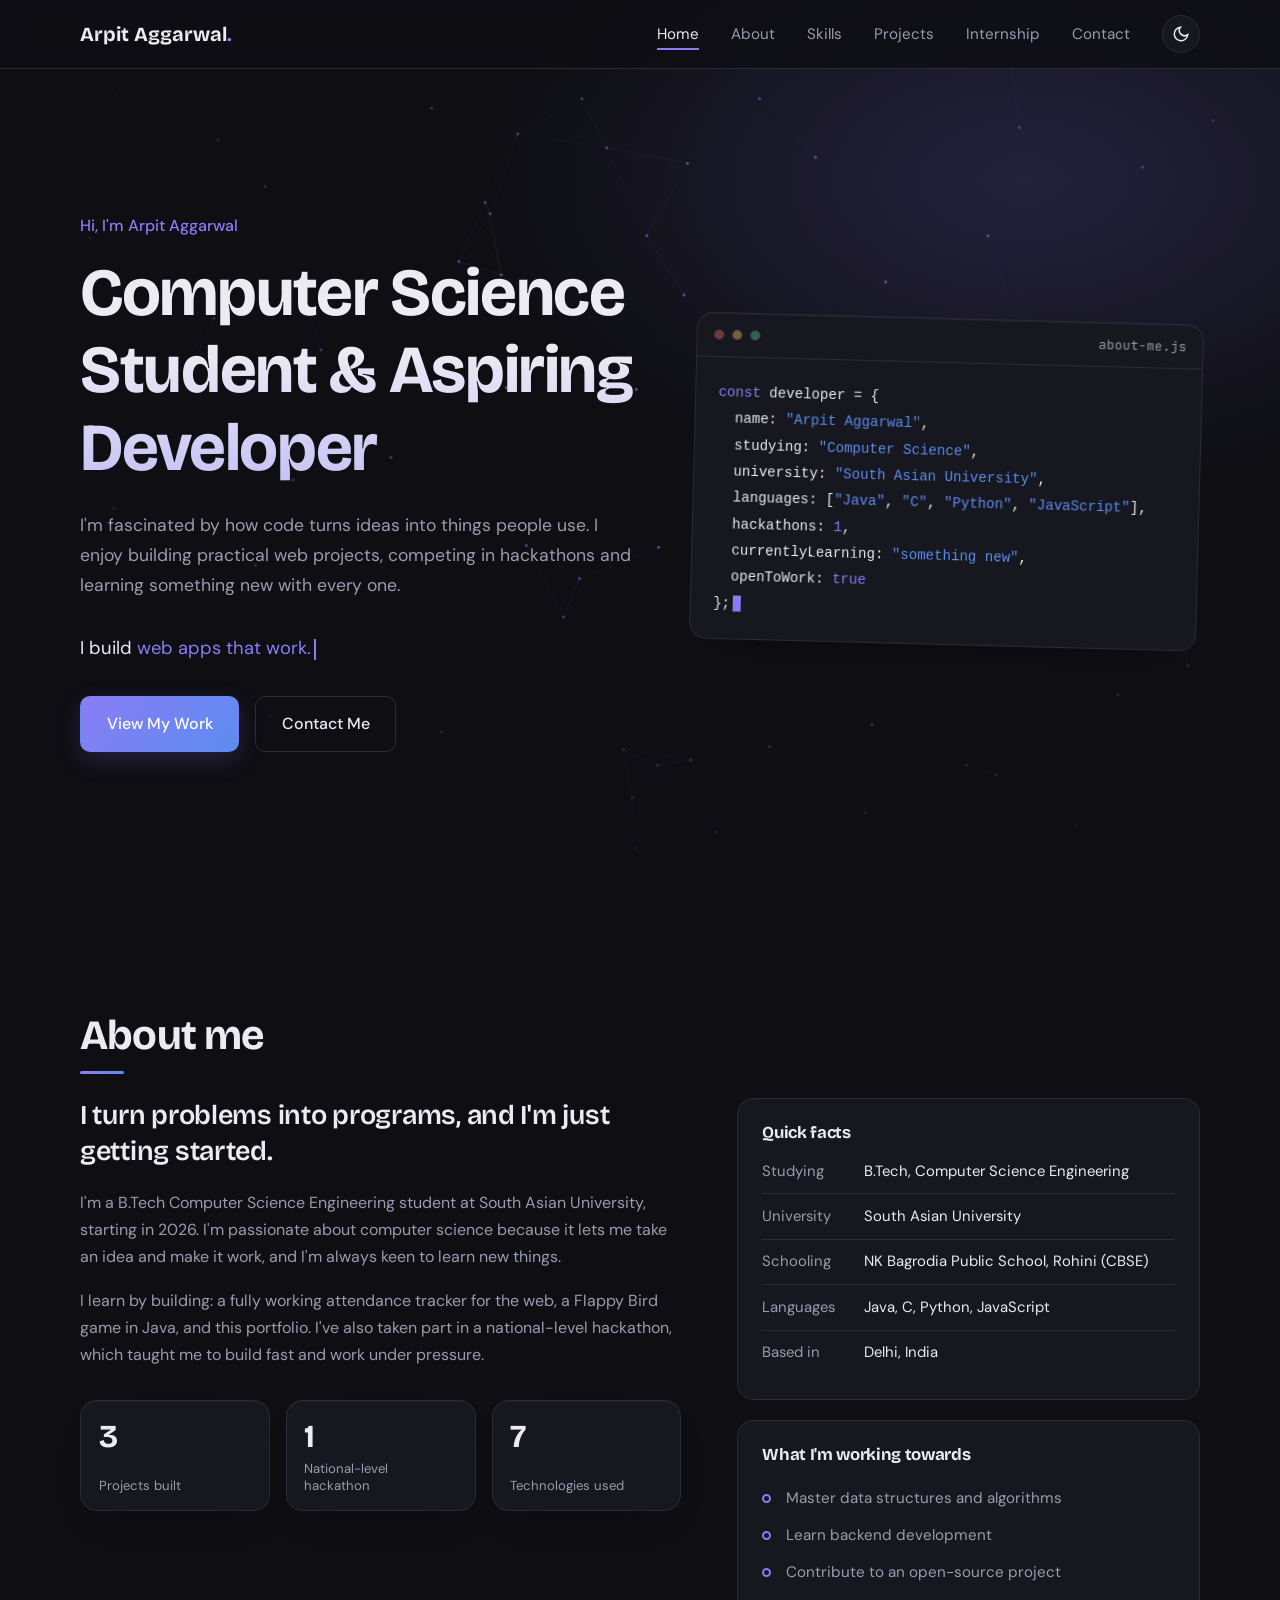
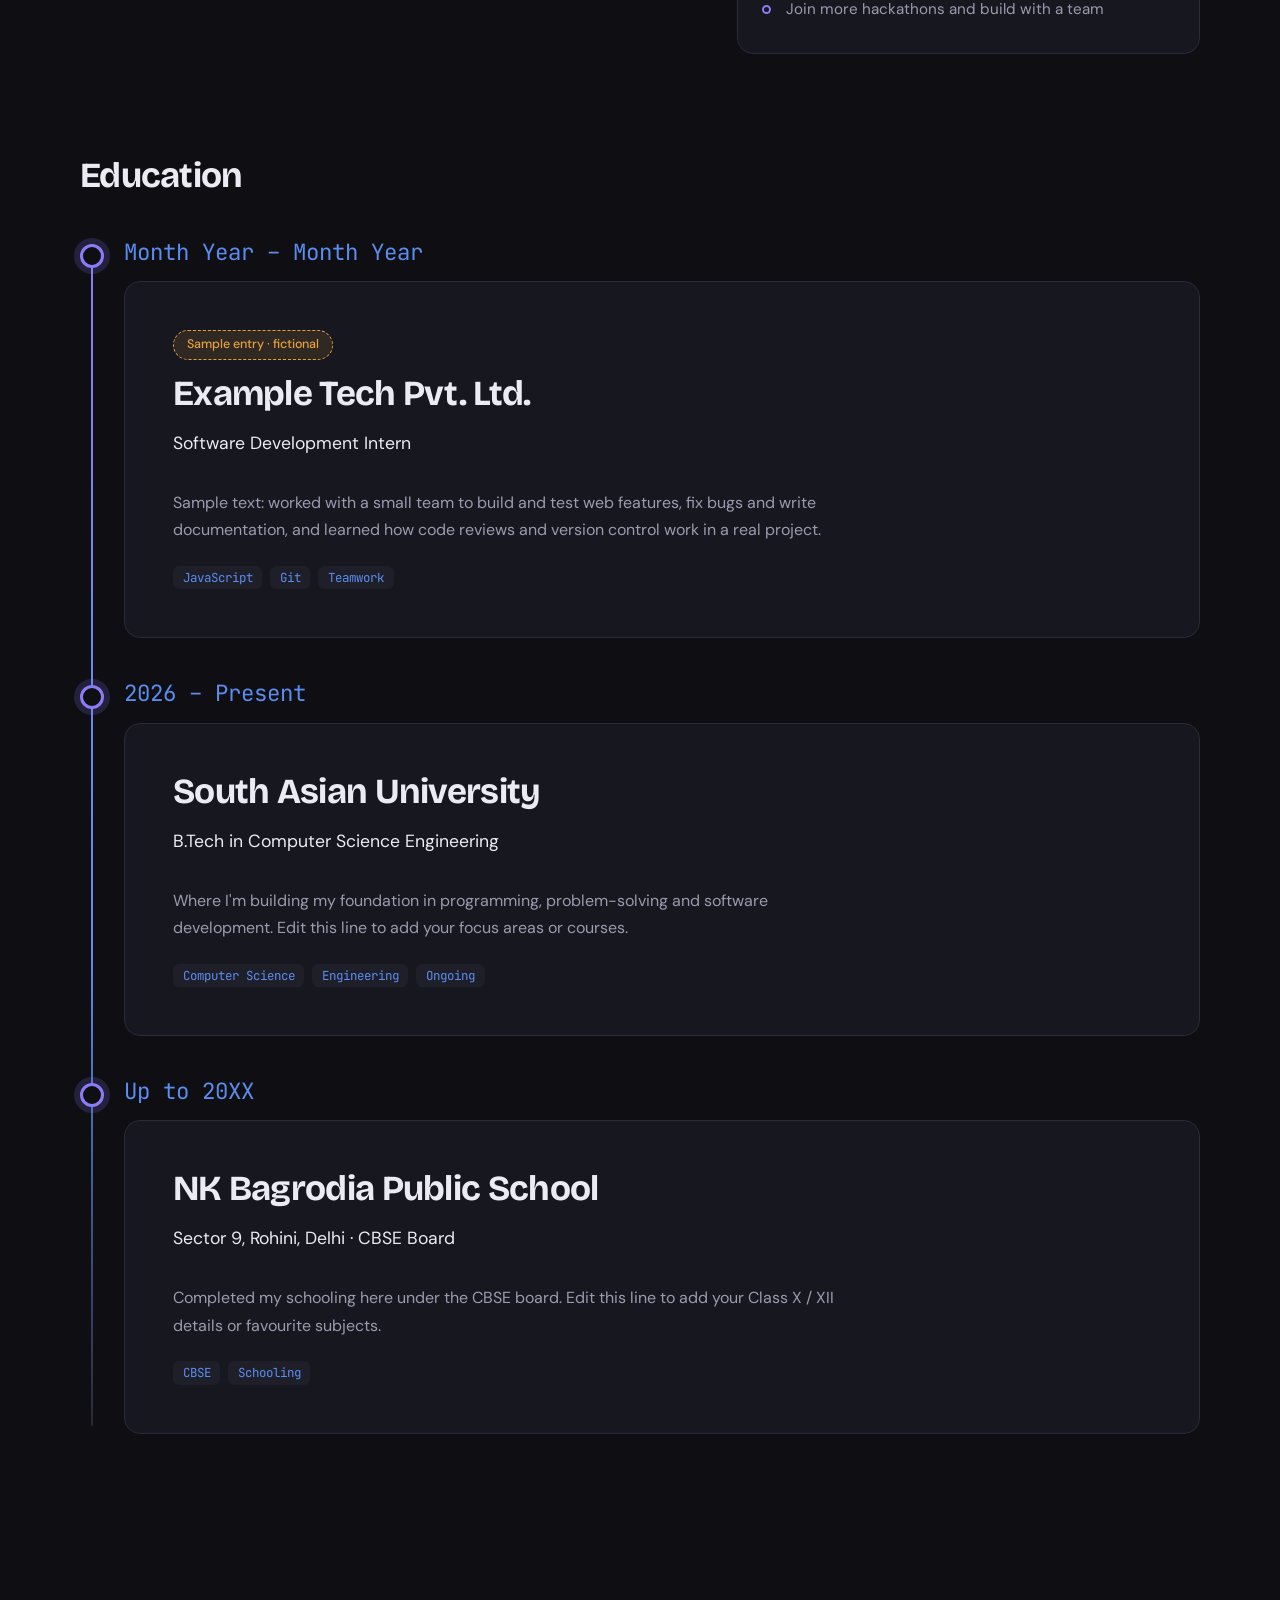
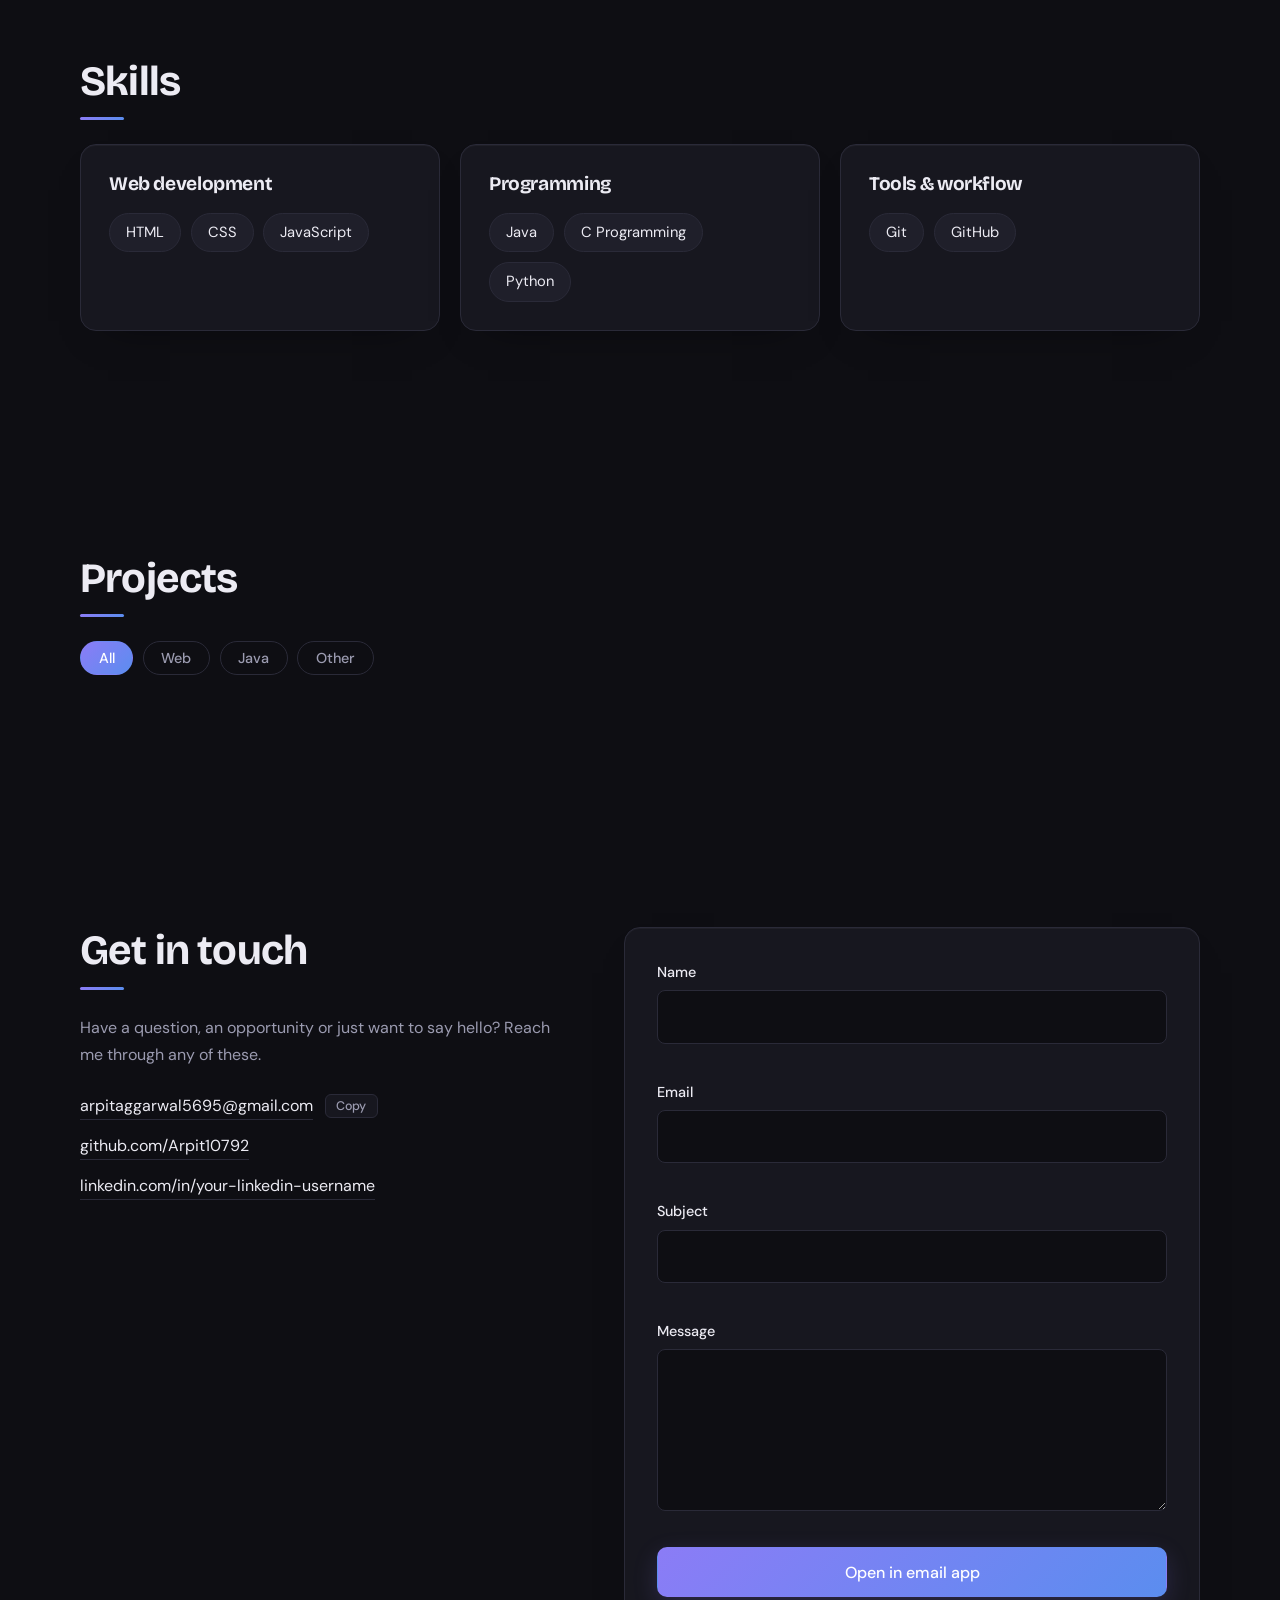
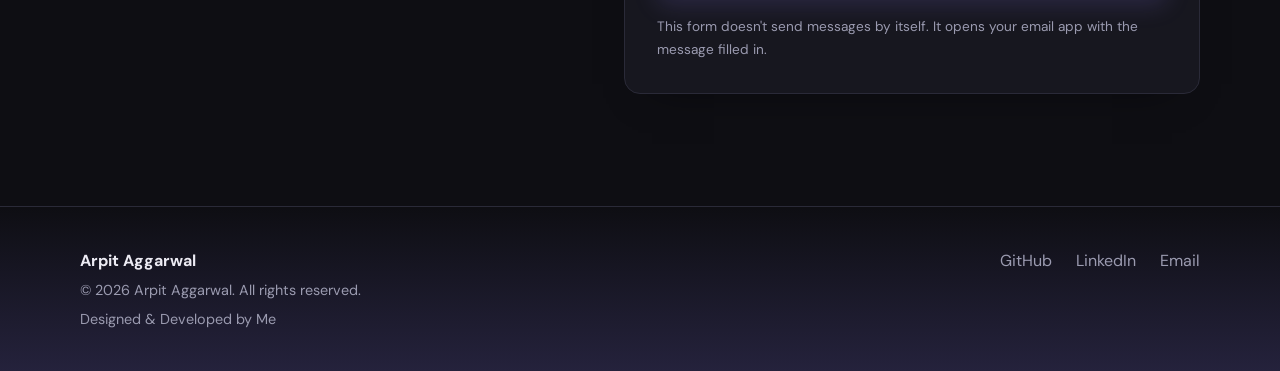
<file: index.html>
<!DOCTYPE html>
<html lang="en" data-theme="dark">
<head>
  <meta charset="UTF-8">
  <meta name="viewport" content="width=device-width, initial-scale=1">
  <title>Arpit Aggarwal | Computer Science Student & Developer</title>
  <meta name="description" content="Portfolio of Arpit Aggarwal, a B.Tech Computer Science student at South Asian University.">
  <link rel="preconnect" href="https://fonts.googleapis.com">
  <link rel="preconnect" href="https://fonts.gstatic.com" crossorigin>
  <link href="https://fonts.googleapis.com/css2?family=Bricolage+Grotesque:wght@500;700&family=DM+Sans:wght@400;500&family=JetBrains+Mono:wght@400&display=swap" rel="stylesheet">
  <link rel="stylesheet" href="style.css">
</head>
<body>
  <div class="progress" aria-hidden="true"></div>
  <a class="skip-link" href="#main">Skip to content</a>

  <!-- ===== NAVIGATION ===== -->
  <header class="site-header">
    <nav class="nav container" aria-label="Main">
      <a href="#home" class="logo">Arpit Aggarwal<span class="logo-dot">.</span></a>
      <button class="nav-toggle" aria-expanded="false" aria-controls="nav-menu" aria-label="Open menu">
        <span></span><span></span>
      </button>
      <ul class="nav-menu" id="nav-menu">
        <li><a href="#home" class="nav-link">Home</a></li>
        <li><a href="#about" class="nav-link">About</a></li>
        <li><a href="#skills" class="nav-link">Skills</a></li>
        <li><a href="#projects" class="nav-link">Projects</a></li>
        <li><a href="internship.html" class="nav-link">Internship</a></li>
        <li><a href="#contact" class="nav-link">Contact</a></li>
        <li>
          <button class="theme-toggle" aria-label="Switch to light mode">
            <svg viewBox="0 0 24 24" width="18" height="18" fill="none" stroke="currentColor" stroke-width="2" stroke-linecap="round"><path class="icon-moon" d="M21 12.8A9 9 0 1 1 11.2 3a7 7 0 0 0 9.8 9.8z"/><g class="icon-sun"><circle cx="12" cy="12" r="4"/><path d="M12 2v2M12 20v2M4.9 4.9l1.4 1.4M17.7 17.7l1.4 1.4M2 12h2M20 12h2M4.9 19.1l1.4-1.4M17.7 6.3l1.4-1.4"/></g></svg>
          </button>
        </li>
      </ul>
    </nav>
  </header>

  <main id="main">
    <!-- ===== HERO ===== -->
    <section class="hero" id="home">
      <canvas class="hero-canvas" aria-hidden="true"></canvas>
      <div class="container hero-grid">
        <div class="hero-text">
          <p class="hero-greeting">Hi, I'm Arpit Aggarwal</p>
          <h1>Computer Science Student & Aspiring Developer</h1>
          <p class="hero-lead">I'm fascinated by how code turns ideas into things people use. I enjoy building practical web projects, competing in hackathons and learning something new with every one.</p>
          <p class="hero-typed" aria-label="I build web apps, games in Java and tools that solve problems">I build <span id="typed"></span><i class="caret"></i></p>
          <div class="hero-actions">
            <a href="#projects" class="btn btn-primary">View My Work</a>
            <a href="#contact" class="btn btn-ghost">Contact Me</a>
          </div>
        </div>

        <!-- Developer-themed illustration: a code window. Edit the lines freely. -->
        <div class="code-window" aria-hidden="true">
          <div class="code-bar"><i></i><i></i><i></i><span>about-me.js</span></div>
          <pre class="code-body"><code><span class="c-k">const</span> developer = {
  name: <span class="c-s">"Arpit Aggarwal"</span>,
  studying: <span class="c-s">"Computer Science"</span>,
  university: <span class="c-s">"South Asian University"</span>,
  languages: [<span class="c-s">"Java"</span>, <span class="c-s">"C"</span>, <span class="c-s">"Python"</span>, <span class="c-s">"JavaScript"</span>],
  hackathons: <span class="c-k">1</span>,
  currentlyLearning: <span class="c-s">"something new"</span>,
  openToWork: <span class="c-k">true</span>
};<span class="cursor"></span></code></pre>
        </div>
      </div>
    </section>

    <!-- ===== ABOUT ===== -->
    <section class="section" id="about">
      <div class="container">
        <h2 class="reveal">About me</h2>
        <div class="about-grid reveal">
          <div class="about-story">
            <p class="about-lead">I turn problems into programs, and I'm just getting started.</p>
            <p>I'm a B.Tech Computer Science Engineering student at South Asian University, starting in 2026. I'm passionate about computer science because it lets me take an idea and make it work, and I'm always keen to learn new things.</p>
            <p>I learn by building: a fully working attendance tracker for the web, a Flappy Bird game in Java, and this portfolio. I've also taken part in a national-level hackathon, which taught me to build fast and work under pressure.</p>
            <dl class="stats">
              <div class="stat"><dt>Projects built</dt><dd data-count="3">0</dd></div>
              <div class="stat"><dt>National-level hackathon</dt><dd data-count="1">0</dd></div>
              <div class="stat"><dt>Technologies used</dt><dd data-count="7">0</dd></div>
            </dl>
          </div>
          <aside class="about-side">
            <div class="panel">
              <h3>Quick facts</h3>
              <ul class="facts">
                <li><span>Studying</span>B.Tech, Computer Science Engineering</li>
                <li><span>University</span>South Asian University</li>
                <li><span>Schooling</span>NK Bagrodia Public School, Rohini (CBSE)</li>
                <li><span>Languages</span>Java, C, Python, JavaScript</li>
                <li><span>Based in</span>Delhi, India</li>
              </ul>
            </div>
            <div class="panel">
              <h3>What I'm working towards</h3>
              <ul class="goals">
                <li>Master data structures and algorithms</li>
                <li>Learn backend development</li>
                <li>Contribute to an open-source project</li>
                <li>Join more hackathons and build with a team</li>
              </ul>
            </div>
          </aside>
        </div>

        <!-- ===== EDUCATION (inside About) ===== -->
        <div class="edu reveal" id="education">
          <h3 class="edu-title">Education</h3>
          <ol class="edu-timeline">
            <!-- SAMPLE ENTRY: fictional placeholder. Replace with a real internship or delete this whole <li> before publishing. -->
            <li class="edu-item">
              <span class="edu-year">Month Year – Month Year</span>
              <div class="edu-card">
                <span class="sample-badge">Sample entry · fictional</span>
                <h4>Example Tech Pvt. Ltd.</h4>
                <p class="edu-degree">Software Development Intern</p>
                <p>Sample text: worked with a small team to build and test web features, fix bugs and write documentation, and learned how code reviews and version control work in a real project.</p>
                <ul class="tags"><li>JavaScript</li><li>Git</li><li>Teamwork</li></ul>
              </div>
            </li>
            <li class="edu-item">
              <span class="edu-year">2026 – Present</span>
              <div class="edu-card">
                <h4>South Asian University</h4>
                <p class="edu-degree">B.Tech in Computer Science Engineering</p>
                <p>Where I'm building my foundation in programming, problem-solving and software development. Edit this line to add your focus areas or courses.</p>
                <ul class="tags"><li>Computer Science</li><li>Engineering</li><li>Ongoing</li></ul>
              </div>
            </li>
            <li class="edu-item">
              <span class="edu-year">Up to 20XX</span>
              <div class="edu-card">
                <h4>NK Bagrodia Public School</h4>
                <p class="edu-degree">Sector 9, Rohini, Delhi · CBSE Board</p>
                <p>Completed my schooling here under the CBSE board. Edit this line to add your Class X / XII details or favourite subjects.</p>
                <ul class="tags"><li>CBSE</li><li>Schooling</li></ul>
              </div>
            </li>
          </ol>
        </div>
      </div>
    </section>

    <!-- ===== SKILLS ===== -->
    <section class="section" id="skills">
      <div class="container">
        <h2 class="reveal">Skills</h2>
        <div class="skills-grid" id="skills-grid"></div>
      </div>
    </section>

    <!-- ===== PROJECTS ===== -->
    <section class="section" id="projects">
      <div class="container">
        <h2 class="reveal">Projects</h2>
        <div class="filters" id="filters" role="group" aria-label="Filter projects"></div>
        <div class="projects-grid" id="projects-grid"></div>
      </div>
    </section>

    <!-- ===== CONTACT ===== -->
    <section class="section" id="contact">
      <div class="container contact-grid">
        <div class="reveal">
          <h2>Get in touch</h2>
          <p>Have a question, an opportunity or just want to say hello? Reach me through any of these.</p>
          <ul class="contact-list">
            <li><a href="mailto:arpitaggarwal5695@gmail.com">arpitaggarwal5695@gmail.com</a> <button type="button" class="copy-btn" id="copy-email">Copy</button></li>
            <li><a href="https://github.com/Arpit10792" target="_blank" rel="noopener">github.com/Arpit10792</a></li>
            <li><a href="https://linkedin.com/in/your-linkedin-username" target="_blank" rel="noopener">linkedin.com/in/your-linkedin-username</a></li>
          </ul>
        </div>

        <!-- No backend is connected: this form only validates, then opens your email app (mailto). -->
        <form class="form reveal" id="contact-form" novalidate>
          <div class="field">
            <label for="name">Name</label>
            <input type="text" id="name" name="name" autocomplete="name" required>
            <small class="error" aria-live="polite"></small>
          </div>
          <div class="field">
            <label for="email">Email</label>
            <input type="email" id="email" name="email" autocomplete="email" required>
            <small class="error" aria-live="polite"></small>
          </div>
          <div class="field">
            <label for="subject">Subject</label>
            <input type="text" id="subject" name="subject" required>
            <small class="error" aria-live="polite"></small>
          </div>
          <div class="field">
            <label for="message">Message</label>
            <textarea id="message" name="message" rows="5" required></textarea>
            <small class="error" aria-live="polite"></small>
          </div>
          <button type="submit" class="btn btn-primary">Open in email app</button>
          <p class="form-note" id="form-note" role="status">This form doesn't send messages by itself. It opens your email app with the message filled in.</p>
        </form>
      </div>
    </section>
  </main>

  <!-- ===== FOOTER ===== -->
  <footer class="footer">
    <div class="container footer-inner">
      <div>
        <strong>Arpit Aggarwal</strong>
        <p>&copy; <span id="year">2026</span> Arpit Aggarwal. All rights reserved.</p>
        <p>Designed &amp; Developed by Me</p>
      </div>
      <ul class="footer-links">
        <li><a href="https://github.com/Arpit10792" target="_blank" rel="noopener">GitHub</a></li>
        <li><a href="https://linkedin.com/in/your-linkedin-username" target="_blank" rel="noopener">LinkedIn</a></li>
        <li><a href="mailto:arpitaggarwal5695@gmail.com">Email</a></li>
      </ul>
    </div>
  </footer>

  <div class="toast" id="toast" role="status" aria-live="polite"></div>

  <button class="to-top" aria-label="Back to top">
    <svg viewBox="0 0 24 24" width="18" height="18" fill="none" stroke="currentColor" stroke-width="2.2" stroke-linecap="round" stroke-linejoin="round"><path d="M12 19V5M5 12l7-7 7 7"/></svg>
  </button>

  <script src="script.js"></script>
</body>
</html>
</file>
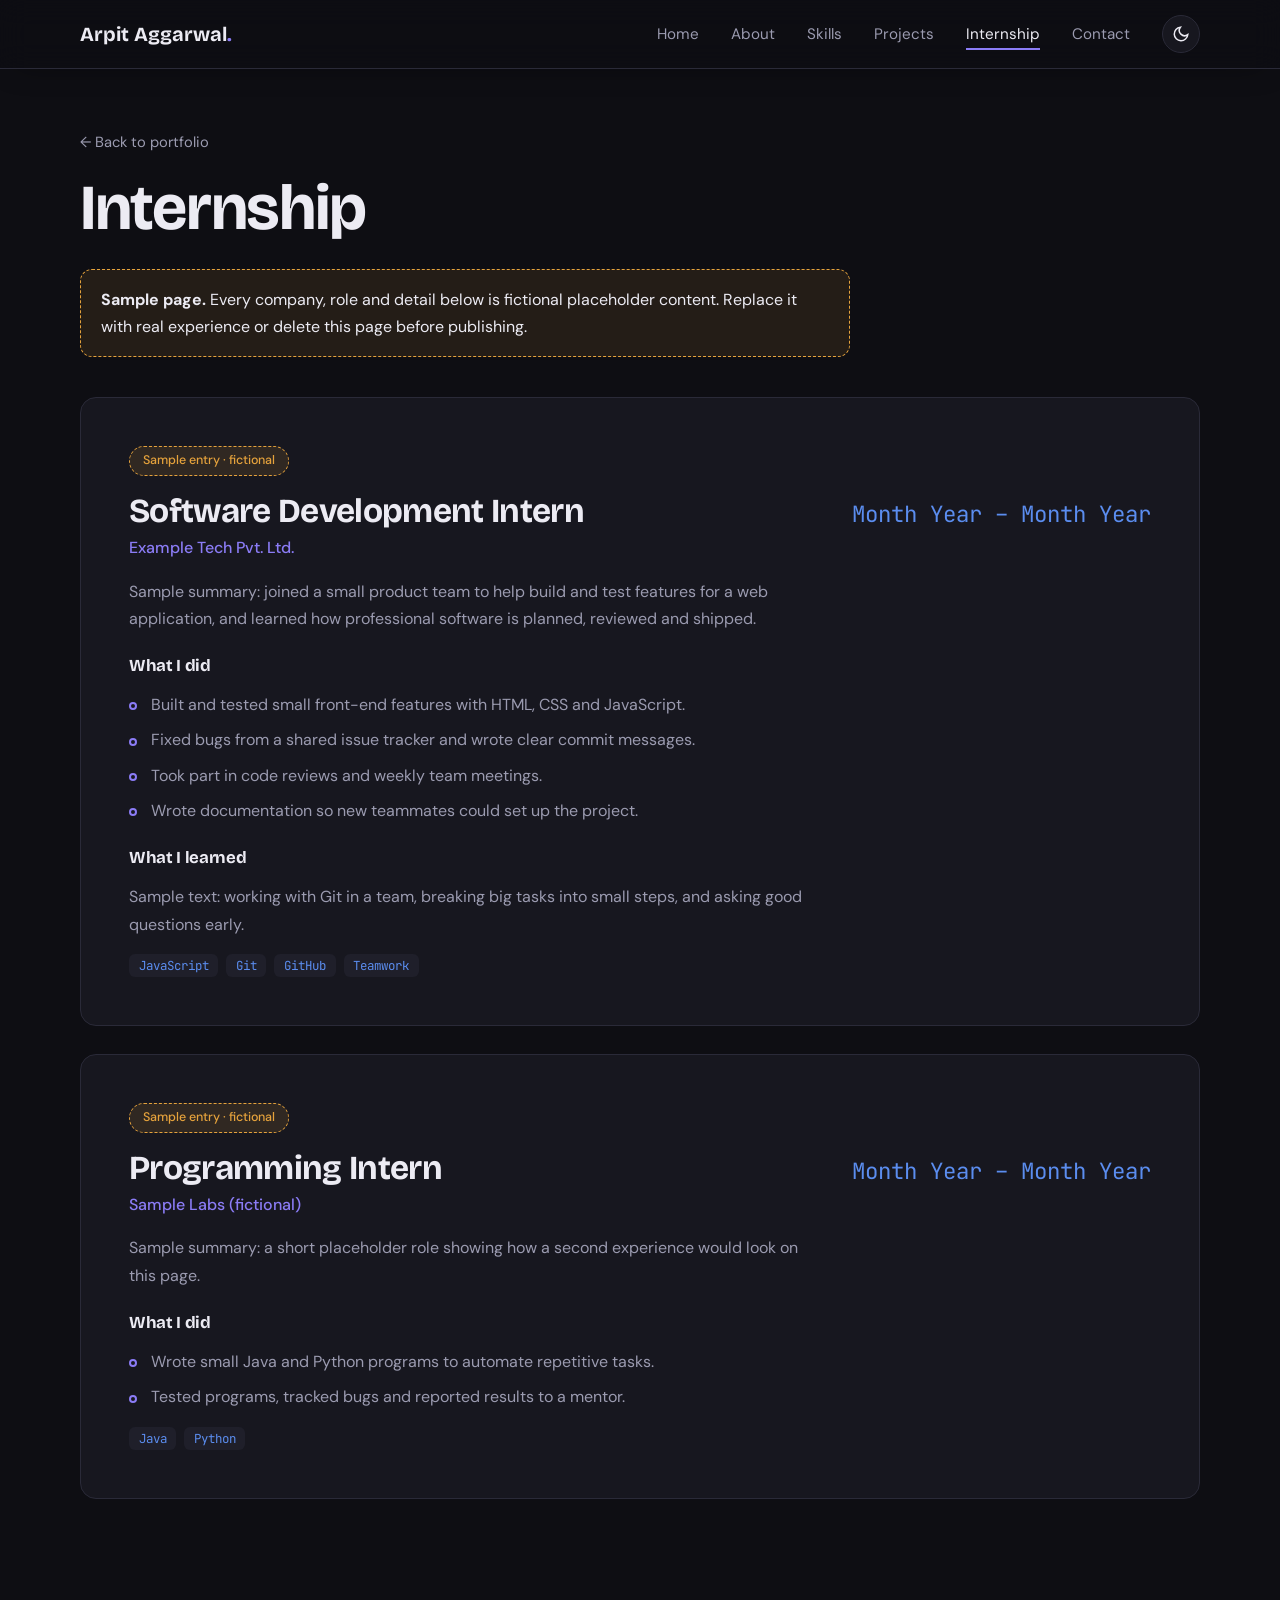
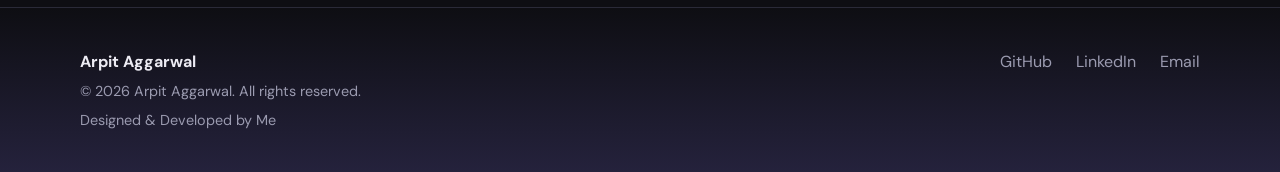
<file: internship.html>
<!DOCTYPE html>
<html lang="en" data-theme="dark">
<head>
  <meta charset="UTF-8">
  <meta name="viewport" content="width=device-width, initial-scale=1">
  <title>Internship | Arpit Aggarwal</title>
  <link rel="preconnect" href="https://fonts.googleapis.com">
  <link rel="preconnect" href="https://fonts.gstatic.com" crossorigin>
  <link href="https://fonts.googleapis.com/css2?family=Bricolage+Grotesque:wght@500;700&family=DM+Sans:wght@400;500&family=JetBrains+Mono:wght@400&display=swap" rel="stylesheet">
  <link rel="stylesheet" href="style.css">
</head>
<body>
  <a class="skip-link" href="#main">Skip to content</a>
  <header class="site-header scrolled">
    <nav class="nav container" aria-label="Main">
      <a href="index.html#home" class="logo">Arpit Aggarwal<span class="logo-dot">.</span></a>
      <button class="nav-toggle" aria-expanded="false" aria-controls="nav-menu" aria-label="Open menu"><span></span><span></span></button>
      <ul class="nav-menu" id="nav-menu">
        <li><a href="index.html#home" class="nav-link">Home</a></li>
        <li><a href="index.html#about" class="nav-link">About</a></li>
        <li><a href="index.html#skills" class="nav-link">Skills</a></li>
        <li><a href="index.html#projects" class="nav-link">Projects</a></li>
        <li><a href="internship.html" class="nav-link active" aria-current="page">Internship</a></li>
        <li><a href="index.html#contact" class="nav-link">Contact</a></li>
        <li>
          <button class="theme-toggle" aria-label="Switch to light mode">
            <svg viewBox="0 0 24 24" width="18" height="18" fill="none" stroke="currentColor" stroke-width="2" stroke-linecap="round"><path class="icon-moon" d="M21 12.8A9 9 0 1 1 11.2 3a7 7 0 0 0 9.8 9.8z"/><g class="icon-sun"><circle cx="12" cy="12" r="4"/><path d="M12 2v2M12 20v2M4.9 4.9l1.4 1.4M17.7 17.7l1.4 1.4M2 12h2M20 12h2M4.9 19.1l1.4-1.4M17.7 6.3l1.4-1.4"/></g></svg>
          </button>
        </li>
      </ul>
    </nav>
  </header>

  <main id="main" class="intern-page">
    <div class="container">
      <a href="index.html#about" class="back-link">Back to portfolio</a>
      <h1 class="intern-title">Internship</h1>

      <!-- Delete this notice together with the sample entries below once you have real experience. -->
      <div class="sample-notice" role="note">
        <strong>Sample page.</strong> Every company, role and detail below is fictional placeholder content. Replace it with real experience or delete this page before publishing.
      </div>

      <article class="intern-card reveal">
        <span class="sample-badge">Sample entry · fictional</span>
        <div class="intern-head">
          <div>
            <h2>Software Development Intern</h2>
            <p class="intern-company">Example Tech Pvt. Ltd.</p>
          </div>
          <span class="edu-year">Month Year – Month Year</span>
        </div>
        <p>Sample summary: joined a small product team to help build and test features for a web application, and learned how professional software is planned, reviewed and shipped.</p>
        <h3>What I did</h3>
        <ul class="intern-list">
          <li>Built and tested small front-end features with HTML, CSS and JavaScript.</li>
          <li>Fixed bugs from a shared issue tracker and wrote clear commit messages.</li>
          <li>Took part in code reviews and weekly team meetings.</li>
          <li>Wrote documentation so new teammates could set up the project.</li>
        </ul>
        <h3>What I learned</h3>
        <p>Sample text: working with Git in a team, breaking big tasks into small steps, and asking good questions early.</p>
        <ul class="tags"><li>JavaScript</li><li>Git</li><li>GitHub</li><li>Teamwork</li></ul>
      </article>

      <article class="intern-card reveal">
        <span class="sample-badge">Sample entry · fictional</span>
        <div class="intern-head">
          <div>
            <h2>Programming Intern</h2>
            <p class="intern-company">Sample Labs (fictional)</p>
          </div>
          <span class="edu-year">Month Year – Month Year</span>
        </div>
        <p>Sample summary: a short placeholder role showing how a second experience would look on this page.</p>
        <h3>What I did</h3>
        <ul class="intern-list">
          <li>Wrote small Java and Python programs to automate repetitive tasks.</li>
          <li>Tested programs, tracked bugs and reported results to a mentor.</li>
        </ul>
        <ul class="tags"><li>Java</li><li>Python</li></ul>
      </article>
    </div>
  </main>

  <footer class="footer">
    <div class="container footer-inner">
      <div><strong>Arpit Aggarwal</strong><p>&copy; <span id="year">2026</span> Arpit Aggarwal. All rights reserved.</p><p>Designed &amp; Developed by Me</p></div>
      <ul class="footer-links">
        <li><a href="https://github.com/Arpit10792" target="_blank" rel="noopener">GitHub</a></li>
        <li><a href="https://linkedin.com/in/your-linkedin-username" target="_blank" rel="noopener">LinkedIn</a></li>
        <li><a href="mailto:arpitaggarwal5695@gmail.com">Email</a></li>
      </ul>
    </div>
  </footer>
  <script src="internship.js"></script>
</body>
</html>
</file>
<file: style.css>
/* ===== THEME TOKENS ===== */
:root {
  --bg: #0e0e13;
  --surface: #17171f;
  --surface-2: #1f1f2a;
  --border: #2a2a38;
  --text: #ecebf3;
  --muted: #9b9bb0;
  --accent: #8b7cf6;       /* violet */
  --accent-2: #5b8def;     /* blue */
  --glow: rgba(139, 124, 246, 0.18);
  --font-display: "Bricolage Grotesque", system-ui, sans-serif;
  --font-body: "DM Sans", system-ui, sans-serif;
  --font-code: "JetBrains Mono", ui-monospace, monospace;
  color-scheme: dark;
}
:root[data-theme="light"] {
  --bg: #f6f6fa;
  --surface: #ffffff;
  --surface-2: #eeeef6;
  --border: #dcdce8;
  --text: #17171f;
  --muted: #5d5d72;
  --accent: #6a56e8;
  --accent-2: #3b6fd8;
  --glow: rgba(106, 86, 232, 0.12);
  color-scheme: light;
}

/* ===== BASE ===== */
*, *::before, *::after { box-sizing: border-box; margin: 0; }
html { scroll-behavior: smooth; scroll-padding-top: 80px; }
body {
  font-family: var(--font-body);
  background: var(--bg);
  color: var(--text);
  line-height: 1.7;
  transition: background 0.3s, color 0.3s;
}
a { color: inherit; text-decoration: none; }
ul, ol { list-style: none; padding: 0; margin: 0; }
h1, h2, h3 { font-family: var(--font-display); line-height: 1.15; letter-spacing: -0.02em; }
h2 { font-size: clamp(1.9rem, 4vw, 2.6rem); margin-bottom: 1.5rem; }
h3 { font-size: 1.2rem; }
p { color: var(--muted); max-width: 62ch; }
p + p { margin-top: 1rem; }
:focus-visible { outline: 2px solid var(--accent); outline-offset: 3px; border-radius: 4px; }

.container { width: min(1120px, 100% - 3rem); margin-inline: auto; }
.section { padding: clamp(4rem, 9vw, 7rem) 0; }
.skip-link { position: absolute; left: -999px; top: 0; background: var(--accent); color: #fff; padding: .5rem 1rem; z-index: 100; }
.skip-link:focus { left: 0; }

/* ===== NAVIGATION ===== */
.site-header {
  position: fixed; inset: 0 0 auto 0; z-index: 50;
  backdrop-filter: blur(14px);
  background: color-mix(in srgb, var(--bg) 78%, transparent);
  border-bottom: 1px solid var(--border);
}
.nav { display: flex; align-items: center; justify-content: space-between; height: 68px; }
.logo { font-family: var(--font-display); font-weight: 700; font-size: 1.25rem; }
.logo-dot { color: var(--accent); }
.nav-menu { display: flex; align-items: center; gap: 2rem; }
.nav-link { color: var(--muted); font-size: .95rem; position: relative; padding: .25rem 0; transition: color .2s; }
.nav-link::after {
  content: ""; position: absolute; left: 0; bottom: -2px; height: 2px; width: 100%;
  background: var(--accent); transform: scaleX(0); transform-origin: left; transition: transform .25s;
}
.nav-link:hover, .nav-link.active { color: var(--text); }
.nav-link.active::after, .nav-link:hover::after { transform: scaleX(1); }

.theme-toggle {
  background: var(--surface); border: 1px solid var(--border); color: var(--text);
  width: 38px; height: 38px; border-radius: 50%; cursor: pointer; display: grid; place-items: center;
  transition: border-color .2s, transform .2s;
}
.theme-toggle:hover { border-color: var(--accent); transform: rotate(15deg); }
.icon-sun { display: none; }
:root[data-theme="light"] .icon-sun { display: inline; }
:root[data-theme="light"] .icon-moon { display: none; }

.nav-toggle { display: none; background: none; border: 0; width: 40px; height: 40px; cursor: pointer; position: relative; }
.nav-toggle span { position: absolute; left: 9px; right: 9px; height: 2px; background: var(--text); transition: transform .25s, top .25s; }
.nav-toggle span:first-child { top: 15px; }
.nav-toggle span:last-child { top: 23px; }
.nav-toggle[aria-expanded="true"] span:first-child { top: 19px; transform: rotate(45deg); }
.nav-toggle[aria-expanded="true"] span:last-child { top: 19px; transform: rotate(-45deg); }

/* ===== BUTTONS ===== */
.btn {
  display: inline-block; padding: .85rem 1.6rem; border-radius: 10px; font-weight: 500;
  font-family: var(--font-body); font-size: 1rem; cursor: pointer; border: 1px solid transparent;
  transition: transform .2s, box-shadow .2s, border-color .2s, background .2s;
}
.btn:hover { transform: translateY(-2px); }
.btn-primary { background: linear-gradient(135deg, var(--accent), var(--accent-2)); color: #fff; box-shadow: 0 8px 24px var(--glow); }
.btn-primary:hover { box-shadow: 0 12px 30px var(--glow); }
.btn-ghost { border-color: var(--border); color: var(--text); background: transparent; }
.btn-ghost:hover { border-color: var(--accent); }

/* ===== HERO ===== */
.hero {
  min-height: 100vh; display: flex; align-items: center; padding: 8rem 0 4rem;
  background: radial-gradient(ellipse 60% 50% at 80% 20%, var(--glow), transparent 70%);
}
.hero-grid { display: grid; grid-template-columns: 1.1fr 1fr; gap: 3.5rem; align-items: center; }
.hero-greeting { color: var(--accent); font-weight: 500; margin-bottom: 1rem; }
.hero h1 { font-size: clamp(2.4rem, 5.6vw, 4.2rem); margin-bottom: 1.5rem; }
.hero-lead { font-size: 1.1rem; margin-bottom: 2rem; }
.hero-actions { display: flex; flex-wrap: wrap; gap: 1rem; }

/* The one memorable element: an editable code window */
.code-window {
  background: var(--surface); border: 1px solid var(--border); border-radius: 14px;
  box-shadow: 0 30px 60px -30px rgba(0,0,0,.6), 0 0 0 1px var(--glow);
  transform: rotate(1.5deg); transition: transform .4s;
}
.code-window:hover { transform: rotate(0); }
.code-bar { display: flex; align-items: center; gap: 7px; padding: .8rem 1rem; border-bottom: 1px solid var(--border); }
.code-bar i { width: 11px; height: 11px; border-radius: 50%; background: var(--surface-2); border: 1px solid var(--border); }
.code-bar span { margin-left: auto; font: .8rem var(--font-code); color: var(--muted); }
.code-body { margin: 0; padding: 1.4rem; overflow-x: auto; font: .88rem/1.8 var(--font-code); color: var(--text); }
.c-k { color: var(--accent); }
.c-s { color: var(--accent-2); }
.cursor { display: inline-block; width: 8px; height: 1.1em; background: var(--accent); vertical-align: text-bottom; margin-left: 3px; animation: blink 1.1s steps(2) infinite; }
@keyframes blink { 50% { opacity: 0; } }

/* Page-load entrance (hero only) */
.hero-text > *, .code-window { animation: rise .8s cubic-bezier(.2,.7,.2,1) both; }
.hero-text > :nth-child(2) { animation-delay: .1s; }
.hero-text > :nth-child(3) { animation-delay: .2s; }
.hero-text > :nth-child(4) { animation-delay: .3s; }
.code-window { animation-delay: .35s; }
@keyframes rise { from { opacity: 0; translate: 0 24px; } }

/* ===== ABOUT ===== */
.about-grid { display: grid; grid-template-columns: 1.4fr 1fr; gap: 4rem; align-items: center; }
.stats { display: grid; gap: 1rem; }
.stat { background: var(--surface); border: 1px solid var(--border); border-radius: 12px; padding: 1.2rem 1.5rem; display: flex; align-items: baseline; justify-content: space-between; }
.stat dt { color: var(--muted); }
.stat dd { margin: 0; font: 700 2rem var(--font-display); color: var(--text); }

/* ===== SKILLS ===== */
.skills-grid { display: grid; grid-template-columns: repeat(auto-fit, minmax(260px, 1fr)); gap: 1.25rem; }
.skill-group { background: var(--surface); border: 1px solid var(--border); border-radius: 14px; padding: 1.75rem; }
.skill-group h3 { margin-bottom: 1.1rem; }
.badges { display: flex; flex-wrap: wrap; gap: .6rem; }
.badges li { background: var(--surface-2); border: 1px solid var(--border); border-radius: 999px; padding: .4rem 1rem; font-size: .92rem; transition: border-color .2s, color .2s; }
.badges li:hover { border-color: var(--accent); color: var(--accent); }

/* ===== PROJECTS ===== */
.projects-grid { display: grid; grid-template-columns: repeat(auto-fit, minmax(300px, 1fr)); gap: 1.25rem; }
.project {
  background: var(--surface); border: 1px solid var(--border); border-radius: 14px; padding: 1.75rem;
  display: flex; flex-direction: column; gap: 1rem; position: relative; overflow: hidden;
  transition: transform .25s, border-color .25s;
}
.project::before { /* spotlight that follows the cursor (set in script.js) */
  content: ""; position: absolute; inset: 0; opacity: 0; transition: opacity .3s; pointer-events: none;
  background: radial-gradient(240px circle at var(--mx, 50%) var(--my, 50%), var(--glow), transparent 70%);
}
.project:hover, .project:focus-visible { transform: translateY(-4px); border-color: var(--accent); }
.project:hover::before, .project:focus-visible::before { opacity: 1; }
.tags { display: flex; flex-wrap: wrap; gap: .5rem; margin-top: auto; }
.tags li { font: .78rem var(--font-code); color: var(--accent-2); background: var(--surface-2); padding: .2rem .6rem; border-radius: 6px; }
.project-links { display: flex; gap: 1.25rem; padding-top: 1rem; border-top: 1px solid var(--border); font-weight: 500; font-size: .95rem; }
.project-links a { color: var(--text); position: relative; z-index: 1; transition: color .2s; }
.project-links a:hover { color: var(--accent); }

/* ===== EDUCATION TIMELINE ===== */
.timeline { border-left: 2px solid var(--border); margin-left: .5rem; }
.timeline-item { position: relative; padding: 0 0 2.5rem 2rem; }
.timeline-item:last-child { padding-bottom: 0; }
.timeline-item::before { content: ""; position: absolute; left: -7px; top: .45rem; width: 12px; height: 12px; border-radius: 50%; background: var(--accent); box-shadow: 0 0 0 4px var(--glow); }
.timeline-year { font: .85rem var(--font-code); color: var(--accent-2); }
.timeline-item h3 { margin: .25rem 0; }

/* ===== CONTACT ===== */
.contact-grid { display: grid; grid-template-columns: 1fr 1.2fr; gap: 4rem; align-items: start; }
.contact-list { margin-top: 1.5rem; display: grid; gap: .75rem; }
.contact-list a { border-bottom: 1px solid var(--border); transition: color .2s, border-color .2s; }
.contact-list a:hover { color: var(--accent); border-color: var(--accent); }
.form { background: var(--surface); border: 1px solid var(--border); border-radius: 14px; padding: 2rem; display: grid; gap: 1.1rem; }
.field { display: grid; gap: .35rem; }
.field label { font-size: .9rem; font-weight: 500; }
.field input, .field textarea {
  font: inherit; color: var(--text); background: var(--bg); border: 1px solid var(--border);
  border-radius: 8px; padding: .75rem 1rem; resize: vertical; transition: border-color .2s, box-shadow .2s;
}
.field input:focus, .field textarea:focus { outline: none; border-color: var(--accent); box-shadow: 0 0 0 3px var(--glow); }
.field.invalid input, .field.invalid textarea { border-color: #e5586d; }
.error { color: #e5586d; font-size: .82rem; min-height: 1em; }
.form-note { font-size: .85rem; }

/* ===== FOOTER ===== */
.footer { border-top: 1px solid var(--border); padding: 2.5rem 0; }
.footer-inner { display: flex; flex-wrap: wrap; justify-content: space-between; gap: 1.5rem; }
.footer p { font-size: .9rem; margin-top: .25rem; }
.footer-links { display: flex; gap: 1.5rem; align-items: flex-start; }
.footer-links a { color: var(--muted); transition: color .2s; }
.footer-links a:hover { color: var(--accent); }

/* ===== BACK TO TOP ===== */
.to-top {
  position: fixed; right: 1.5rem; bottom: 1.5rem; width: 44px; height: 44px; border-radius: 50%;
  background: var(--accent); color: #fff; border: 0; cursor: pointer; display: grid; place-items: center;
  opacity: 0; visibility: hidden; transform: translateY(10px); transition: opacity .25s, transform .25s, visibility .25s;
}
.to-top.show { opacity: 1; visibility: visible; transform: none; }

/* ===== SCROLL REVEAL ===== */
.js .reveal { opacity: 0; translate: 0 20px; transition: opacity .6s, translate .6s; }
.js .reveal.visible { opacity: 1; translate: 0 0; }

/* ===== RESPONSIVE ===== */
@media (max-width: 860px) {
  .hero-grid, .about-grid, .contact-grid { grid-template-columns: 1fr; gap: 2.5rem; }
  .nav-toggle { display: block; }
  .nav-menu {
    position: absolute; top: 68px; left: 0; right: 0; flex-direction: column; align-items: flex-start; gap: 1.2rem;
    padding: 1.5rem; background: var(--bg); border-bottom: 1px solid var(--border);
    display: none;
  }
  .nav-menu.open { display: flex; }
}

/* ===== ACCESSIBILITY: reduced motion ===== */
@media (prefers-reduced-motion: reduce) {
  html { scroll-behavior: auto; }
  *, *::before, *::after { animation: none !important; transition: none !important; }
  .js .reveal { opacity: 1; translate: 0 0; }
}

/* ==========================================================================
   POLISH LAYER (v2): refinements, new components and extra depth
   ========================================================================== */
::selection { background: var(--accent); color: #fff; }
body { -webkit-font-smoothing: antialiased; text-rendering: optimizeLegibility; }
:root { --radius: 16px; --ease: cubic-bezier(.2, .7, .2, 1); }

/* Scroll progress */
.progress { position: fixed; inset: 0 0 auto 0; height: 3px; z-index: 60; transform: scaleX(0); transform-origin: left; background: linear-gradient(90deg, var(--accent), var(--accent-2)); }

/* Header gains depth after scrolling */
.site-header { transition: box-shadow .3s, background .3s; }
.site-header.scrolled { box-shadow: 0 10px 30px -18px rgba(0,0,0,.55); }

/* Hero canvas + typing line */
.hero { position: relative; overflow: hidden; }
.hero-canvas { position: absolute; inset: 0; width: 100%; height: 100%; opacity: .7; mask-image: radial-gradient(ellipse at 60% 40%, #000 25%, transparent 75%); -webkit-mask-image: radial-gradient(ellipse at 60% 40%, #000 25%, transparent 75%); }
.hero-grid { position: relative; }
.hero h1 { background: linear-gradient(180deg, var(--text) 40%, color-mix(in srgb, var(--text) 62%, var(--accent))); -webkit-background-clip: text; background-clip: text; -webkit-text-fill-color: transparent; }
.hero-typed { color: var(--text); font-size: 1.15rem; margin-bottom: 2rem; min-height: 1.7em; }
#typed { color: var(--accent); }
.caret { display: inline-block; width: 2px; height: 1.1em; background: var(--accent); margin-left: 3px; vertical-align: text-bottom; animation: blink 1s steps(2) infinite; }
.code-window { will-change: transform; transition: transform .25s var(--ease); }
.code-bar i:nth-child(1) { background: #ff6b6b66; } .code-bar i:nth-child(2) { background: #ffd16666; } .code-bar i:nth-child(3) { background: #5ad68a66; }

/* Buttons: sheen on hover */
.btn-primary { position: relative; overflow: hidden; }
.btn-primary::after { content: ""; position: absolute; inset: 0; background: linear-gradient(105deg, transparent 35%, rgba(255,255,255,.28) 50%, transparent 65%); transform: translateX(-120%); transition: transform .6s var(--ease); }
.btn-primary:hover::after { transform: translateX(120%); }

/* Section headings get a short accent rule */
h2 { position: relative; padding-bottom: .9rem; }
h2::after { content: ""; position: absolute; left: 0; bottom: 0; width: 44px; height: 3px; border-radius: 3px; background: linear-gradient(90deg, var(--accent), var(--accent-2)); }

/* Surfaces: shared card treatment */
.stat, .skill-group, .project, .form, .code-window { border-radius: var(--radius); box-shadow: 0 1px 0 rgba(255,255,255,.04) inset, 0 18px 40px -28px rgba(0,0,0,.6); }
:root[data-theme="light"] .stat, :root[data-theme="light"] .skill-group, :root[data-theme="light"] .project, :root[data-theme="light"] .form { box-shadow: 0 1px 2px rgba(30,30,60,.06), 0 18px 40px -28px rgba(60,50,140,.25); }
.stat { transition: transform .25s var(--ease), border-color .25s; }
.stat:hover { transform: translateX(6px); border-color: var(--accent); }
.skill-group { transition: border-color .25s, transform .25s var(--ease); }
.skill-group:hover { border-color: var(--accent); transform: translateY(-3px); }

/* Project filter */
.filters { display: flex; flex-wrap: wrap; gap: .6rem; margin-bottom: 1.75rem; }
.filter { font: 500 .9rem var(--font-body); color: var(--muted); background: transparent; border: 1px solid var(--border); border-radius: 999px; padding: .45rem 1.1rem; cursor: pointer; transition: color .2s, border-color .2s, background .2s; }
.filter:hover { color: var(--text); border-color: var(--accent); }
.filter.active { color: #fff; border-color: transparent; background: linear-gradient(135deg, var(--accent), var(--accent-2)); }

/* Project cards: tilt, entrance, chips and icon links */
.project { transform: perspective(900px) rotateX(var(--rx, 0deg)) rotateY(var(--ry, 0deg)); transition: transform .2s var(--ease), border-color .25s; animation: card-in .5s var(--ease) both; animation-delay: calc(var(--i, 0) * 70ms); }
.project:hover, .project:focus-visible { transform: perspective(900px) rotateX(var(--rx, 0deg)) rotateY(var(--ry, 0deg)) translateY(-4px); }
@keyframes card-in { from { opacity: 0; translate: 0 16px; } }
.project-top { display: flex; justify-content: space-between; }
.chip { font-size: .78rem; font-weight: 500; color: var(--accent); background: var(--glow); border-radius: 999px; padding: .2rem .75rem; }
.project h3 { font-size: 1.3rem; }
.project p { flex: 1; }
.project-links a { display: inline-flex; align-items: center; gap: .4rem; }
.project-links svg { transition: transform .2s var(--ease); }
.project-links a:hover svg { transform: translate(2px, -2px); }
.no-demo { color: var(--muted); font-size: .85rem; }

/* Contact extras */
.contact-list li { display: flex; align-items: center; gap: .75rem; flex-wrap: wrap; }
.copy-btn { font: 500 .78rem var(--font-body); color: var(--muted); background: var(--surface); border: 1px solid var(--border); border-radius: 6px; padding: .2rem .65rem; cursor: pointer; transition: color .2s, border-color .2s; }
.copy-btn:hover { color: var(--accent); border-color: var(--accent); }
.field input:hover, .field textarea:hover { border-color: color-mix(in srgb, var(--accent) 50%, var(--border)); }

/* Toast */
.toast { position: fixed; left: 50%; bottom: 1.5rem; z-index: 70; background: var(--surface-2); color: var(--text); border: 1px solid var(--border); border-radius: 999px; padding: .65rem 1.3rem; font-size: .92rem; box-shadow: 0 14px 34px -12px rgba(0,0,0,.6); opacity: 0; translate: -50% 16px; pointer-events: none; transition: opacity .25s, translate .25s var(--ease); }
.toast.show { opacity: 1; translate: -50% 0; }

/* Footer */
.footer { background: linear-gradient(180deg, transparent, var(--glow)); }
.to-top { box-shadow: 0 10px 24px -8px var(--glow); }
.to-top:hover { transform: translateY(-3px); }

@media (max-width: 860px) { .hero { padding-top: 7rem; } .code-window { transform: none; } }

/* ===== ABOUT (v3) ===== */
.about-grid { display: grid; grid-template-columns: 1.3fr 1fr; gap: 3.5rem; align-items: start; }
.about-lead { font: 600 clamp(1.3rem, 2.6vw, 1.7rem)/1.3 var(--font-display); color: var(--text); margin-bottom: 1.25rem; letter-spacing: -.01em; }
.about-story .stats { grid-template-columns: repeat(3, 1fr); margin-top: 2rem; }
.about-story .stat { flex-direction: column; align-items: flex-start; gap: .25rem; padding: 1rem 1.1rem; }
.about-story .stat dt { font-size: .82rem; line-height: 1.3; order: 2; }
.about-story .stat:hover { transform: translateY(-3px); }
.about-side { display: grid; gap: 1.25rem; }
.panel { background: var(--surface); border: 1px solid var(--border); border-radius: var(--radius); padding: 1.5rem; }
.panel h3 { margin-bottom: 1rem; font-size: 1.05rem; }
.facts li { display: grid; grid-template-columns: 90px 1fr; gap: .75rem; padding: .6rem 0; border-top: 1px solid var(--border); font-size: .93rem; }
.facts li:first-child { border-top: 0; padding-top: 0; }
.facts span { color: var(--muted); }
.goals li { position: relative; padding: .35rem 0 .35rem 1.5rem; font-size: .95rem; color: var(--muted); }
.goals li::before { content: ""; position: absolute; left: 0; top: .85rem; width: 9px; height: 9px; border-radius: 50%; border: 2px solid var(--accent); }
@media (max-width: 860px) { .about-grid { grid-template-columns: 1fr; gap: 2.5rem; } .about-story .stats { grid-template-columns: 1fr; } .about-story .stat { flex-direction: row; align-items: baseline; } .about-story .stat dt { order: 0; } }

/* ===== EDUCATION inside About (v4): large, long timeline ===== */
.edu { margin-top: clamp(4rem, 8vw, 6.5rem); }
.edu-title { font-size: clamp(1.6rem, 3.4vw, 2.2rem); margin-bottom: 2.5rem; }
.edu-timeline { position: relative; display: grid; gap: 2.5rem; padding-left: 2.75rem; }
.edu-timeline::before { content: ""; position: absolute; left: 11px; top: 8px; bottom: 8px; width: 2px; background: linear-gradient(var(--accent), var(--accent-2) 60%, var(--border)); border-radius: 2px; }
.edu-item { position: relative; display: grid; gap: .9rem; }
.edu-item::before { content: ""; position: absolute; left: -2.75rem; top: .45rem; width: 24px; height: 24px; border-radius: 50%; background: var(--bg); border: 3px solid var(--accent); box-shadow: 0 0 0 6px var(--glow); }
.edu-year { font: clamp(1.1rem, 2.4vw, 1.4rem) var(--font-code); color: var(--accent-2); }
.edu-card { background: var(--surface); border: 1px solid var(--border); border-radius: var(--radius); padding: clamp(1.75rem, 4vw, 3rem); min-height: 220px; display: flex; flex-direction: column; gap: .9rem; transition: border-color .25s, transform .25s var(--ease); }
.edu-card:hover { border-color: var(--accent); transform: translateX(6px); }
.edu-card h4 { font: 700 clamp(1.5rem, 3.4vw, 2.2rem)/1.15 var(--font-display); letter-spacing: -.02em; }
.edu-degree { color: var(--text); font-size: 1.1rem; }
.edu-card p:not(.edu-degree) { font-size: 1rem; }
.edu-card .tags { margin-top: auto; padding-top: .5rem; }
@media (max-width: 560px) { .edu-timeline { padding-left: 2.25rem; } .edu-item::before { left: -2.25rem; } .edu-card { min-height: 0; } }

/* Marks fictional sample content so it is never mistaken for real experience */
.sample-badge { align-self: flex-start; font-size: .78rem; font-weight: 500; color: #e5a23c; background: rgba(229,162,60,.12); border: 1px dashed #e5a23c; border-radius: 999px; padding: .2rem .8rem; }

/* ===== INTERNSHIP PAGE ===== */
.intern-page { padding: 8rem 0 5rem; min-height: 80vh; }
.back-link { color: var(--muted); font-size: .92rem; transition: color .2s; }
.back-link::before { content: "\2190  "; }
.back-link:hover { color: var(--accent); }
.intern-title { font-size: clamp(2.4rem, 6vw, 4rem); margin: 1rem 0 1.5rem; }
.sample-notice { background: rgba(229,162,60,.1); border: 1px dashed #e5a23c; border-radius: 12px; padding: 1rem 1.25rem; margin-bottom: 2.5rem; color: var(--text); max-width: 70ch; }
.intern-card { background: var(--surface); border: 1px solid var(--border); border-radius: var(--radius); padding: clamp(1.75rem, 4vw, 3rem); margin-bottom: 1.75rem; display: flex; flex-direction: column; gap: 1rem; transition: border-color .25s; }
.intern-card:hover { border-color: var(--accent); }
.intern-head { display: flex; flex-wrap: wrap; justify-content: space-between; align-items: baseline; gap: .75rem; }
.intern-head h2 { font-size: clamp(1.5rem, 3.4vw, 2.1rem); margin: 0; padding: 0; }
.intern-head h2::after { display: none; }
.intern-company { color: var(--accent); font-weight: 500; margin-top: .25rem; }
.intern-card h3 { font-size: 1.05rem; margin-top: .5rem; }
.intern-list { display: grid; gap: .5rem; }
.intern-list li { position: relative; padding-left: 1.4rem; color: var(--muted); }
.intern-list li::before { content: ""; position: absolute; left: 0; top: .7em; width: 8px; height: 8px; border-radius: 50%; border: 2px solid var(--accent); }
</file>
